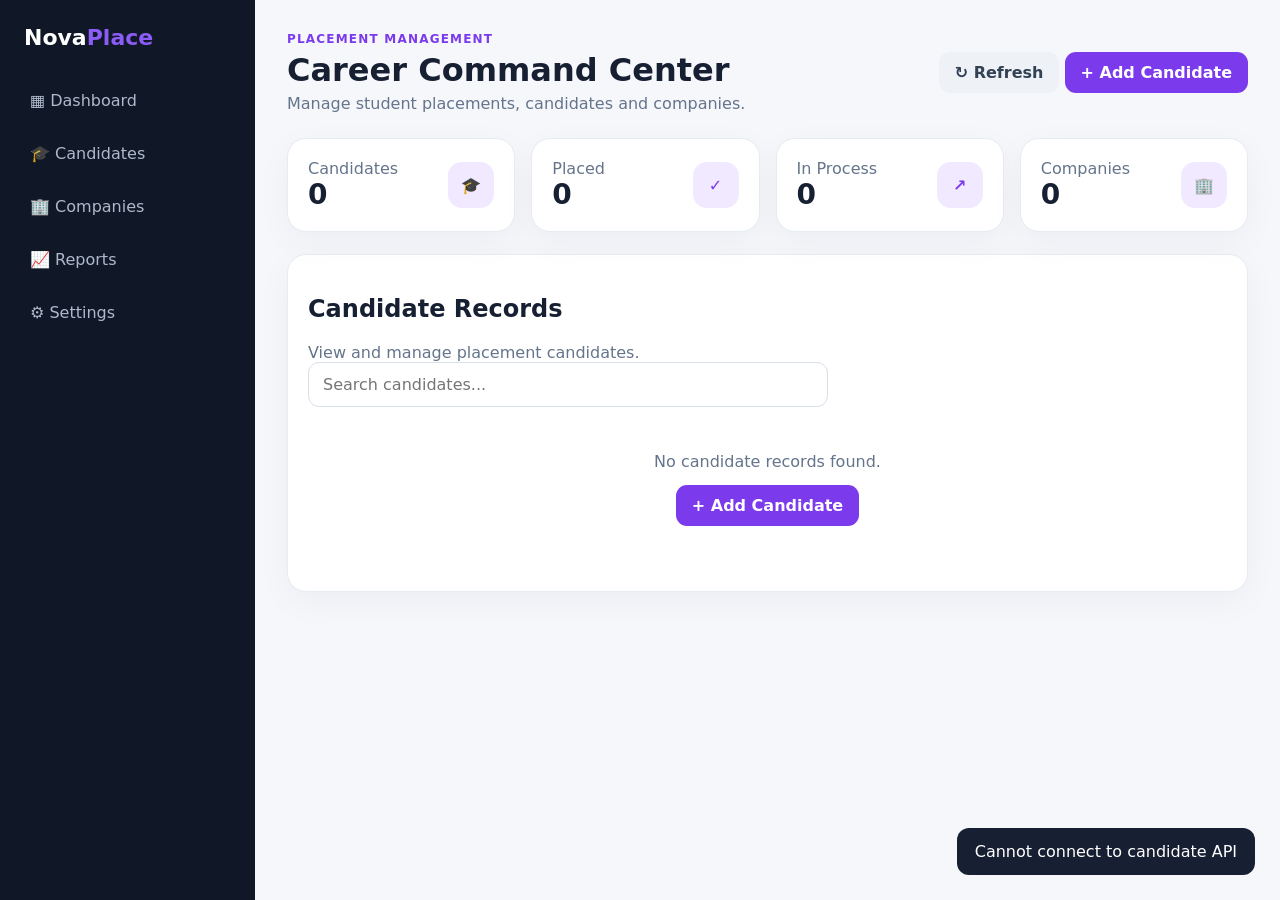
<file: NovaCRUD_Placement_Management/frontend/index.html>
<!doctype html>
<html>
<head>
    <meta charset="UTF-8">
    <meta name="viewport" content="width=device-width, initial-scale=1.0">
    <title>NovaPlace • Placement Management</title>
    <link rel="stylesheet" href="styles.css">
</head>

<body>

    <div id="root"></div>

    <script src="app.js"></script>

</body>
</html>
</file>
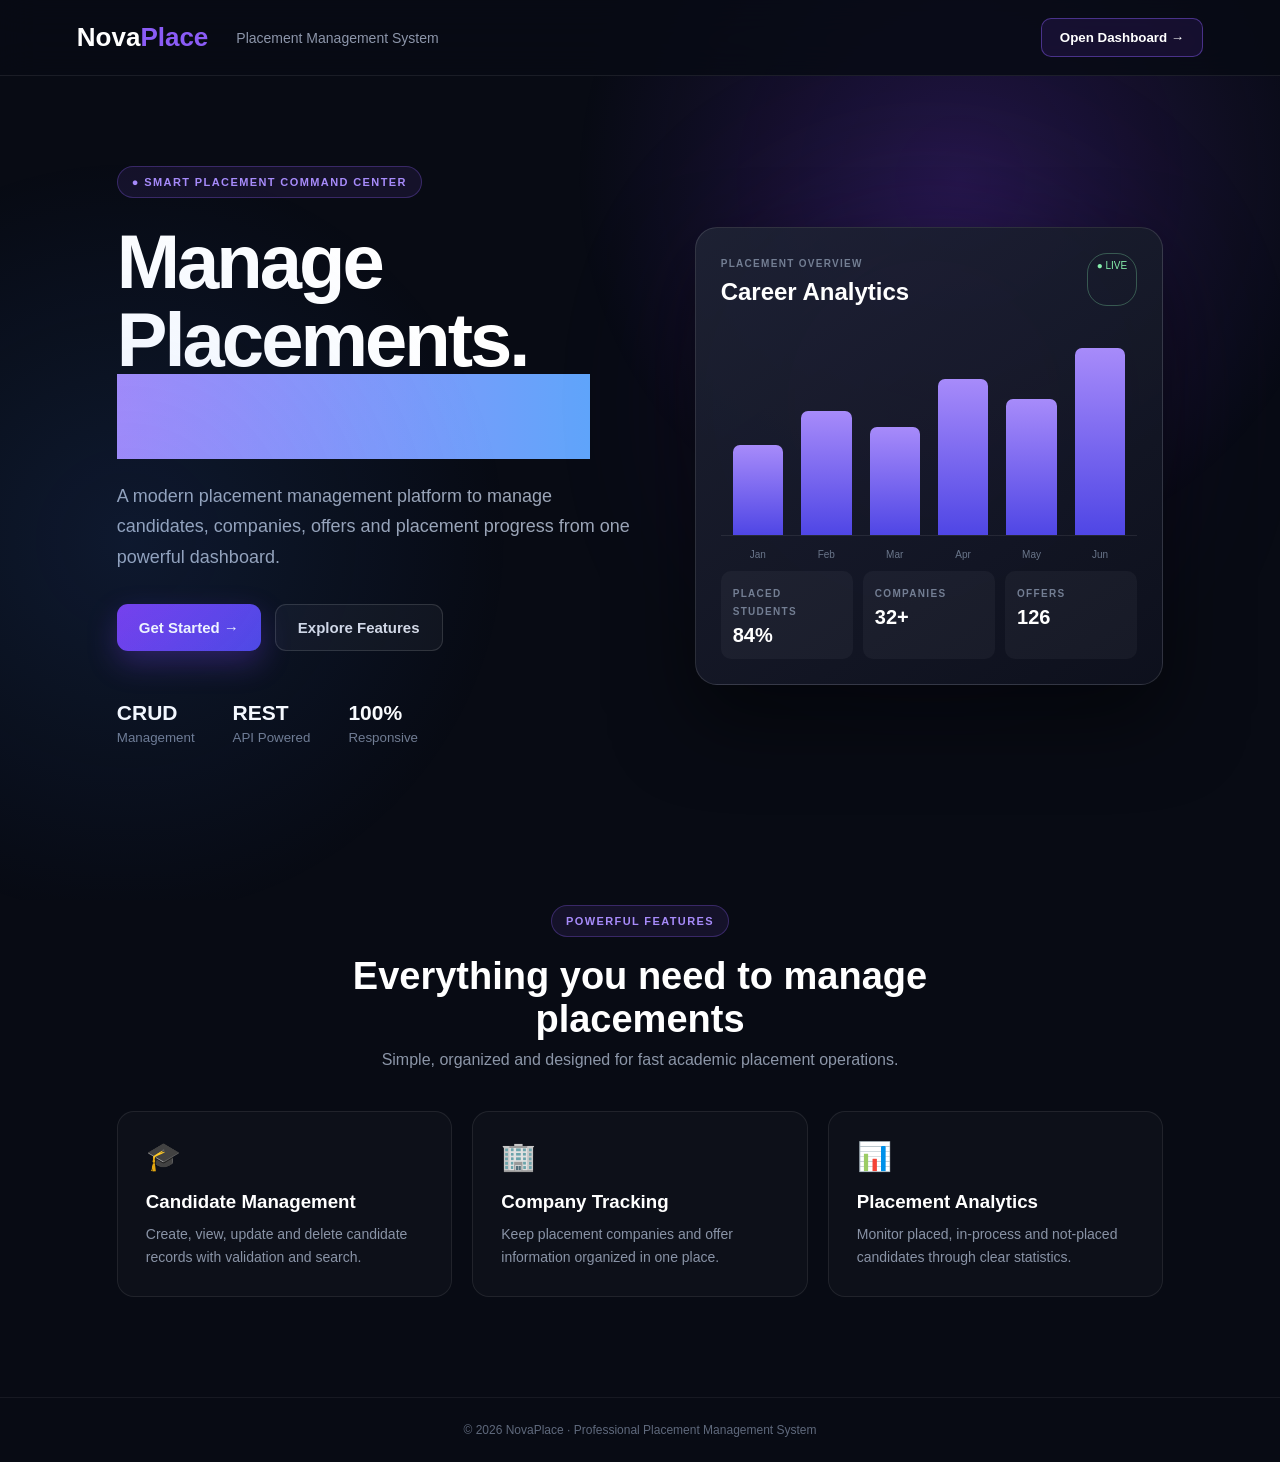
<file: NovaCRUD_Placement_Management/frontend/landing.html>
<!DOCTYPE html>
<html lang="en">
<head>
<meta charset="UTF-8">
<meta name="viewport" content="width=device-width, initial-scale=1.0">
<title>NovaPlace | Placement Management System</title>
<link rel="stylesheet" href="landing.css">
</head>

<body>

<nav class="navbar">
    <div class="logo">Nova<span>Place</span></div>

    <div class="nav-title">
        Placement Management System
    </div>

    <button class="nav-btn" onclick="enterApp()">
        Open Dashboard →
    </button>
</nav>

<section class="hero">

    <div class="hero-content">

        <div class="badge">
            ● SMART PLACEMENT COMMAND CENTER
        </div>

        <h1>
            Manage Placements.<br>
            <span>Build Careers.</span>
        </h1>

        <p>
            A modern placement management platform to manage candidates,
            companies, offers and placement progress from one powerful dashboard.
        </p>

        <div class="buttons">
            <button class="primary" onclick="enterApp()">
                Get Started →
            </button>

            <a href="#features" class="secondary">
                Explore Features
            </a>
        </div>

        <div class="stats">

            <div>
                <strong>CRUD</strong>
                <small>Management</small>
            </div>

            <div>
                <strong>REST</strong>
                <small>API Powered</small>
            </div>

            <div>
                <strong>100%</strong>
                <small>Responsive</small>
            </div>

        </div>

    </div>


    <div class="preview">

        <div class="glow"></div>

        <div class="dashboard-card">

            <div class="card-header">
                <div>
                    <small>PLACEMENT OVERVIEW</small>
                    <h2>Career Analytics</h2>
                </div>

                <span class="live">● LIVE</span>
            </div>

            <div class="chart">

                <div class="bar bar1">
                    <span>Jan</span>
                </div>

                <div class="bar bar2">
                    <span>Feb</span>
                </div>

                <div class="bar bar3">
                    <span>Mar</span>
                </div>

                <div class="bar bar4">
                    <span>Apr</span>
                </div>

                <div class="bar bar5">
                    <span>May</span>
                </div>

                <div class="bar bar6">
                    <span>Jun</span>
                </div>

            </div>

            <div class="overview">

                <div>
                    <small>PLACED STUDENTS</small>
                    <strong>84%</strong>
                </div>

                <div>
                    <small>COMPANIES</small>
                    <strong>32+</strong>
                </div>

                <div>
                    <small>OFFERS</small>
                    <strong>126</strong>
                </div>

            </div>

        </div>

    </div>

</section>


<section class="features" id="features">

    <div class="section-title">

        <div class="badge">
            POWERFUL FEATURES
        </div>

        <h2>
            Everything you need to manage placements
        </h2>

        <p>
            Simple, organized and designed for fast academic placement operations.
        </p>

    </div>


    <div class="feature-grid">

        <div class="feature">

            <div class="icon">🎓</div>

            <h3>Candidate Management</h3>

            <p>
                Create, view, update and delete candidate records
                with validation and search.
            </p>

        </div>


        <div class="feature">

            <div class="icon">🏢</div>

            <h3>Company Tracking</h3>

            <p>
                Keep placement companies and offer information
                organized in one place.
            </p>

        </div>


        <div class="feature">

            <div class="icon">📊</div>

            <h3>Placement Analytics</h3>

            <p>
                Monitor placed, in-process and not-placed candidates
                through clear statistics.
            </p>

        </div>

    </div>

</section>


<footer>
    © 2026 NovaPlace · Professional Placement Management System
</footer>


<script>

function enterApp() {

    window.location.href = "index.html";

}

</script>

</body>
</html>
</file>
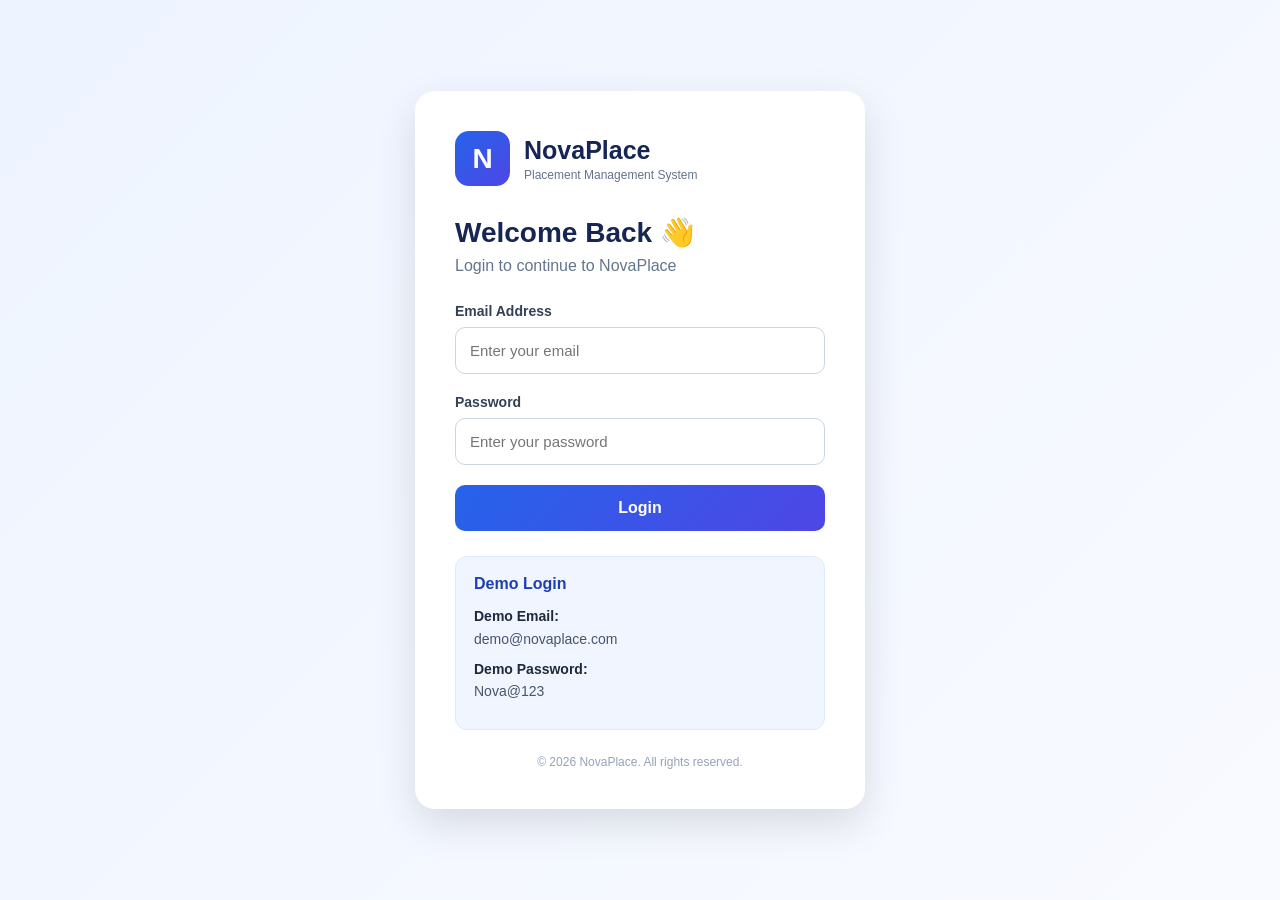
<file: NovaCRUD_Placement_Management/frontend/login.html>
<!DOCTYPE html>
<html lang="en">
<head>
    <meta charset="UTF-8">
    <meta name="viewport" content="width=device-width, initial-scale=1.0">
    <title>NovaPlace - Login</title>
    <link rel="stylesheet" href="login.css">
</head>

<body>

    <div class="login-container">

        <div class="login-card">

            <div class="logo">
                <div class="logo-icon">N</div>
                <div>
                    <h1>NovaPlace</h1>
                    <p>Placement Management System</p>
                </div>
            </div>

            <h2>Welcome Back 👋</h2>
            <p class="subtitle">Login to continue to NovaPlace</p>

            <form id="loginForm">

                <label for="email">Email Address</label>
                <input
                    type="email"
                    id="email"
                    placeholder="Enter your email"
                    required
                >

                <label for="password">Password</label>
                <input
                    type="password"
                    id="password"
                    placeholder="Enter your password"
                    required
                >

                <button type="submit">Login</button>

                <p id="errorMessage"></p>

            </form>

            <div class="demo-box">
                <h3>Demo Login</h3>

                <p>
                    <strong>Demo Email:</strong><br>
                    demo@novaplace.com
                </p>

                <p>
                    <strong>Demo Password:</strong><br>
                    Nova@123
                </p>
            </div>

            <p class="footer-text">
                © 2026 NovaPlace. All rights reserved.
            </p>

        </div>

    </div>

    <script>
        document.getElementById("loginForm").addEventListener("submit", function(event) {

            event.preventDefault();

            const email = document.getElementById("email").value.trim();
            const password = document.getElementById("password").value;

            const demoEmail = "demo@novaplace.com";
            const demoPassword = "Nova@123";

            if (email === demoEmail && password === demoPassword) {

                sessionStorage.setItem("novaplaceLoggedIn", "true");

                window.location.href = "landing.html";

            } else {

                document.getElementById("errorMessage").textContent =
                    "Invalid email or password. Please use the demo credentials.";

            }

        });
    </script>

</body>
</html>
</file>
<file: NovaCRUD_Placement_Management/frontend/styles.css>
*{box-sizing:border-box}body{margin:0;font-family:Inter,system-ui,-apple-system,Segoe UI,sans-serif;background:#f5f7fb;color:#172033}button,input,select{font:inherit}.app{display:flex;min-height:100vh}.side{width:255px;position:fixed;inset:0 auto 0 0;background:#101827;color:#dbe4f0;padding:25px 16px}.brand{font-size:22px;font-weight:900;color:#fff;margin:0 8px 28px}.brand span{color:#8b5cf6}.nav{display:grid;gap:8px}.nav button{border:0;background:transparent;color:#aeb9c9;text-align:left;padding:13px 14px;border-radius:12px;cursor:pointer}.nav button.active,.nav button:hover{background:#262f40;color:#fff}.main{margin-left:255px;padding:32px;flex:1}.top{display:flex;justify-content:space-between;align-items:center;margin-bottom:25px}.eyebrow{color:#7c3aed;font-size:12px;font-weight:800;text-transform:uppercase;letter-spacing:.1em}.title{font-size:32px;font-weight:900;margin:5px 0}.sub{color:#64748b}.stats{display:grid;grid-template-columns:repeat(4,1fr);gap:16px;margin-bottom:22px}.card,.panel{background:#fff;border:1px solid #e7ebf2;border-radius:19px;padding:20px;box-shadow:0 10px 35px #1118270b}.stat{display:flex;align-items:center;justify-content:space-between}.stat strong{font-size:28px}.ico{width:46px;height:46px;border-radius:14px;background:#f0e9ff;color:#7c3aed;display:grid;place-items:center;font-weight:900}.toolbar{display:flex;gap:12px;justify-content:space-between;margin-bottom:18px}.search{flex:1;max-width:520px}.input{width:100%;padding:12px 14px;border:1px solid #d9e0ea;border-radius:11px;outline:0}.input:focus{border-color:#8b5cf6;box-shadow:0 0 0 3px #8b5cf61c}.btn{border:0;border-radius:11px;padding:11px 16px;font-weight:750;cursor:pointer}.primary{background:#7c3aed;color:#fff}.secondary{background:#eef2f7;color:#334155}.danger{background:#fee2e2;color:#b91c1c}.table{width:100%;border-collapse:collapse}.table th,.table td{padding:14px 11px;text-align:left;border-bottom:1px solid #edf0f4;font-size:13px}.table th{font-size:11px;text-transform:uppercase;color:#64748b}.badge{padding:6px 9px;border-radius:999px;font-weight:750;font-size:11px}.placed{background:#dcfce7;color:#15803d}.process{background:#fef3c7;color:#a16207}.notplaced{background:#fee2e2;color:#b91c1c}.actions{display:flex;gap:7px}.modal{position:fixed;inset:0;background:#0f172a88;display:grid;place-items:center;padding:20px}.box{width:min(620px,100%);background:white;border-radius:21px;padding:25px;box-shadow:0 30px 80px #0004}.head{display:flex;justify-content:space-between;align-items:center}.close{border:0;background:none;font-size:25px;cursor:pointer}.grid{display:grid;grid-template-columns:1fr 1fr;gap:14px;margin-top:18px}.field label{display:block;font-size:12px;font-weight:750;color:#475569;margin-bottom:6px}.full{grid-column:1/-1}.empty{text-align:center;padding:45px;color:#64748b}.toast{position:fixed;right:25px;bottom:25px;background:#172033;color:#fff;padding:14px 18px;border-radius:12px}.mobile{display:none}@media(max-width:900px){.side{display:none}.main{margin:0;padding:20px}.stats{grid-template-columns:1fr 1fr}.mobile{display:flex;justify-content:space-between;margin-bottom:18px}.panel{overflow:auto}.table{min-width:1000px}}@media(max-width:560px){.stats{grid-template-columns:1fr}.top{display:block}.top>.btn{margin-top:15px}.toolbar{flex-direction:column}.search{max-width:none}.grid{grid-template-columns:1fr}.full{grid-column:auto}}
</file>
<file: NovaCRUD_Placement_Management/frontend/landing.css>
* {
    box-sizing: border-box;
    margin: 0;
    padding: 0;
}

html {
    scroll-behavior: smooth;
}

body {
    font-family: "Segoe UI", Arial, sans-serif;
    background: #080b14;
    color: white;
    min-height: 100vh;
    overflow-x: hidden;
}

body::before {
    content: "";
    position: fixed;
    inset: 0;
    pointer-events: none;
    background:
        radial-gradient(
            circle at 75% 20%,
            rgba(124,58,237,.22),
            transparent 32%
        ),
        radial-gradient(
            circle at 10% 60%,
            rgba(59,130,246,.12),
            transparent 30%
        );
}

.navbar {
    height: 76px;
    display: flex;
    align-items: center;
    padding: 0 6%;
    border-bottom: 1px solid rgba(255,255,255,.08);
    background: rgba(8,11,20,.85);
    backdrop-filter: blur(18px);
    position: relative;
    z-index: 5;
}

.logo {
    font-size: 26px;
    font-weight: 800;
}

.logo span {
    color: #8b5cf6;
}

.nav-title {
    margin-left: 28px;
    color: #8d96aa;
    font-size: 14px;
}

.nav-btn {
    margin-left: auto;
    padding: 11px 18px;
    border-radius: 10px;
    border: 1px solid rgba(139,92,246,.45);
    background: rgba(124,58,237,.12);
    color: white;
    font-weight: 700;
    cursor: pointer;
}

.nav-btn:hover {
    background: rgba(124,58,237,.3);
}

.hero {
    max-width: 1200px;
    margin: auto;
    min-height: 650px;
    padding: 90px 6%;
    display: grid;
    grid-template-columns: 1.05fr .95fr;
    align-items: center;
    gap: 60px;
}

.badge {
    display: inline-block;
    padding: 9px 14px;
    border-radius: 30px;
    border: 1px solid rgba(139,92,246,.3);
    background: rgba(139,92,246,.1);
    color: #a78bfa;
    font-size: 11px;
    font-weight: 800;
    letter-spacing: 1.4px;
}

h1 {
    font-size: clamp(48px, 6vw, 76px);
    line-height: 1.02;
    letter-spacing: -3px;
    margin: 25px 0;
}

h1 span {
    background: linear-gradient(
        90deg,
        #a78bfa,
        #60a5fa
    );
   .hero-title {
    background: linear-gradient(90deg, #ffffff, #8b5cf6);
    background-clip: text;
    -webkit-background-clip: text;
    color: transparent;
}
    color: transparent;
}

.hero-content > p {
    max-width: 600px;
    color: #9ca6b8;
    font-size: 18px;
    line-height: 1.7;
}

.buttons {
    display: flex;
    gap: 14px;
    margin-top: 32px;
}

.primary,
.secondary {
    padding: 14px 22px;
    border-radius: 11px;
    font-size: 15px;
    font-weight: 800;
    cursor: pointer;
    text-decoration: none;
}

.primary {
    border: none;
    color: white;
    background: linear-gradient(
        135deg,
        #7c3aed,
        #4f46e5
    );
    box-shadow: 0 12px 30px rgba(124,58,237,.3);
}

.secondary {
    border: 1px solid rgba(255,255,255,.13);
    color: #d8dce7;
    background: rgba(255,255,255,.04);
}

.stats {
    display: flex;
    gap: 38px;
    margin-top: 50px;
}

.stats div {
    display: flex;
    flex-direction: column;
    gap: 5px;
}

.stats strong {
    font-size: 21px;
}

.stats small {
    color: #727d92;
}

.preview {
    position: relative;
    display: flex;
    justify-content: center;
}

.glow {
    position: absolute;
    width: 350px;
    height: 350px;
    border-radius: 50%;
    background: #7c3aed;
    filter: blur(110px);
    opacity: .2;
}

.dashboard-card {
    position: relative;
    width: 100%;
    max-width: 480px;
    padding: 25px;
    border-radius: 22px;
    border: 1px solid rgba(255,255,255,.12);
    background: linear-gradient(
        145deg,
        rgba(31,35,53,.9),
        rgba(14,17,29,.95)
    );
    box-shadow: 0 35px 80px rgba(0,0,0,.5);
}

.card-header {
    display: flex;
    justify-content: space-between;
}

.card-header small,
.overview small {
    font-size: 10px;
    color: #737e93;
    letter-spacing: 1.3px;
    font-weight: 700;
}

.card-header h2 {
    margin-top: 7px;
}

.live {
    color: #86efac;
    font-size: 10px;
    border: 1px solid rgba(134,239,172,.3);
    padding: 6px 9px;
    border-radius: 20px;
}

.chart {
    height: 230px;
    display: flex;
    align-items: end;
    gap: 18px;
    padding: 30px 12px 0;
    border-bottom: 1px solid rgba(255,255,255,.08);
}

.bar {
    flex: 1;
    border-radius: 7px 7px 0 0;
    background: linear-gradient(
        to top,
        #4f46e5,
        #a78bfa
    );
    position: relative;
}

.bar span {
    position: absolute;
    bottom: -25px;
    left: 50%;
    transform: translateX(-50%);
    font-size: 10px;
    color: #69758a;
}

.bar1 { height: 45%; }
.bar2 { height: 62%; }
.bar3 { height: 54%; }
.bar4 { height: 78%; }
.bar5 { height: 68%; }
.bar6 { height: 94%; }

.overview {
    display: grid;
    grid-template-columns: repeat(3,1fr);
    gap: 10px;
    margin-top: 35px;
}

.overview div {
    padding: 12px;
    background: rgba(255,255,255,.04);
    border-radius: 10px;
}

.overview strong {
    display: block;
    font-size: 20px;
    margin-top: 5px;
}

.features {
    max-width: 1200px;
    margin: auto;
    padding: 70px 6% 100px;
}

.section-title {
    text-align: center;
    max-width: 650px;
    margin: auto;
}

.section-title h2 {
    font-size: 38px;
    margin: 18px 0 10px;
}

.section-title p {
    color: #8c96a8;
}

.feature-grid {
    display: grid;
    grid-template-columns: repeat(3,1fr);
    gap: 20px;
    margin-top: 42px;
}

.feature {
    padding: 28px;
    border-radius: 17px;
    border: 1px solid rgba(255,255,255,.08);
    background: rgba(255,255,255,.025);
    transition: .25s;
}

.feature:hover {
    transform: translateY(-6px);
    border-color: rgba(139,92,246,.4);
}

.icon {
    font-size: 28px;
    margin-bottom: 18px;
}

.feature h3 {
    margin-bottom: 10px;
}

.feature p {
    color: #8993a6;
    line-height: 1.6;
    font-size: 14px;
}

footer {
    text-align: center;
    padding: 25px;
    color: #5f697c;
    font-size: 12px;
    border-top: 1px solid rgba(255,255,255,.06);
}

@media(max-width:800px) {

    .nav-title {
        display: none;
    }

    .hero {
        grid-template-columns: 1fr;
        text-align: center;
        padding-top: 65px;
    }

    .hero-content > p {
        margin: auto;
    }

    .buttons,
    .stats {
        justify-content: center;
    }

    .feature-grid {
        grid-template-columns: 1fr;
    }
}

@media(max-width:500px) {

    h1 {
        font-size: 48px;
    }

    .buttons {
        flex-direction: column;
    }

    .stats {
        gap: 18px;
    }
}
</file>
<file: NovaCRUD_Placement_Management/frontend/login.css>
* {
    margin: 0;
    padding: 0;
    box-sizing: border-box;
}

body {
    font-family: Arial, Helvetica, sans-serif;
    background: linear-gradient(135deg, #eef4ff, #f8faff);
    min-height: 100vh;
}

.login-container {
    min-height: 100vh;
    display: flex;
    justify-content: center;
    align-items: center;
    padding: 25px;
}

.login-card {
    width: 100%;
    max-width: 450px;
    background: white;
    padding: 40px;
    border-radius: 20px;
    box-shadow: 0 15px 40px rgba(0, 0, 0, 0.12);
}

.logo {
    display: flex;
    align-items: center;
    gap: 14px;
    margin-bottom: 30px;
}

.logo-icon {
    width: 55px;
    height: 55px;
    background: linear-gradient(135deg, #2563eb, #4f46e5);
    color: white;
    display: flex;
    justify-content: center;
    align-items: center;
    border-radius: 14px;
    font-size: 28px;
    font-weight: bold;
}

.logo h1 {
    font-size: 25px;
    color: #172554;
}

.logo p {
    font-size: 12px;
    color: #64748b;
    margin-top: 3px;
}

h2 {
    font-size: 28px;
    color: #172554;
    margin-bottom: 8px;
}

.subtitle {
    color: #64748b;
    margin-bottom: 28px;
}

label {
    display: block;
    font-size: 14px;
    font-weight: 600;
    color: #334155;
    margin-bottom: 8px;
}

input {
    width: 100%;
    padding: 14px;
    margin-bottom: 20px;
    border: 1px solid #cbd5e1;
    border-radius: 10px;
    font-size: 15px;
    outline: none;
    transition: 0.2s;
}

input:focus {
    border-color: #2563eb;
    box-shadow: 0 0 0 3px rgba(37, 99, 235, 0.12);
}

button {
    width: 100%;
    padding: 14px;
    border: none;
    border-radius: 10px;
    background: linear-gradient(135deg, #2563eb, #4f46e5);
    color: white;
    font-size: 16px;
    font-weight: bold;
    cursor: pointer;
    transition: 0.2s;
}

button:hover {
    transform: translateY(-1px);
    box-shadow: 0 8px 18px rgba(37, 99, 235, 0.25);
}

#errorMessage {
    color: #dc2626;
    font-size: 13px;
    text-align: center;
    margin-top: 12px;
}

.demo-box {
    margin-top: 25px;
    padding: 18px;
    background: #f1f5ff;
    border: 1px solid #dbeafe;
    border-radius: 12px;
}

.demo-box h3 {
    color: #1e40af;
    margin-bottom: 12px;
    font-size: 16px;
}

.demo-box p {
    color: #475569;
    font-size: 14px;
    line-height: 1.6;
    margin-bottom: 8px;
}

.demo-box strong {
    color: #1e293b;
}

.footer-text {
    text-align: center;
    color: #94a3b8;
    font-size: 12px;
    margin-top: 25px;
}
</file>
